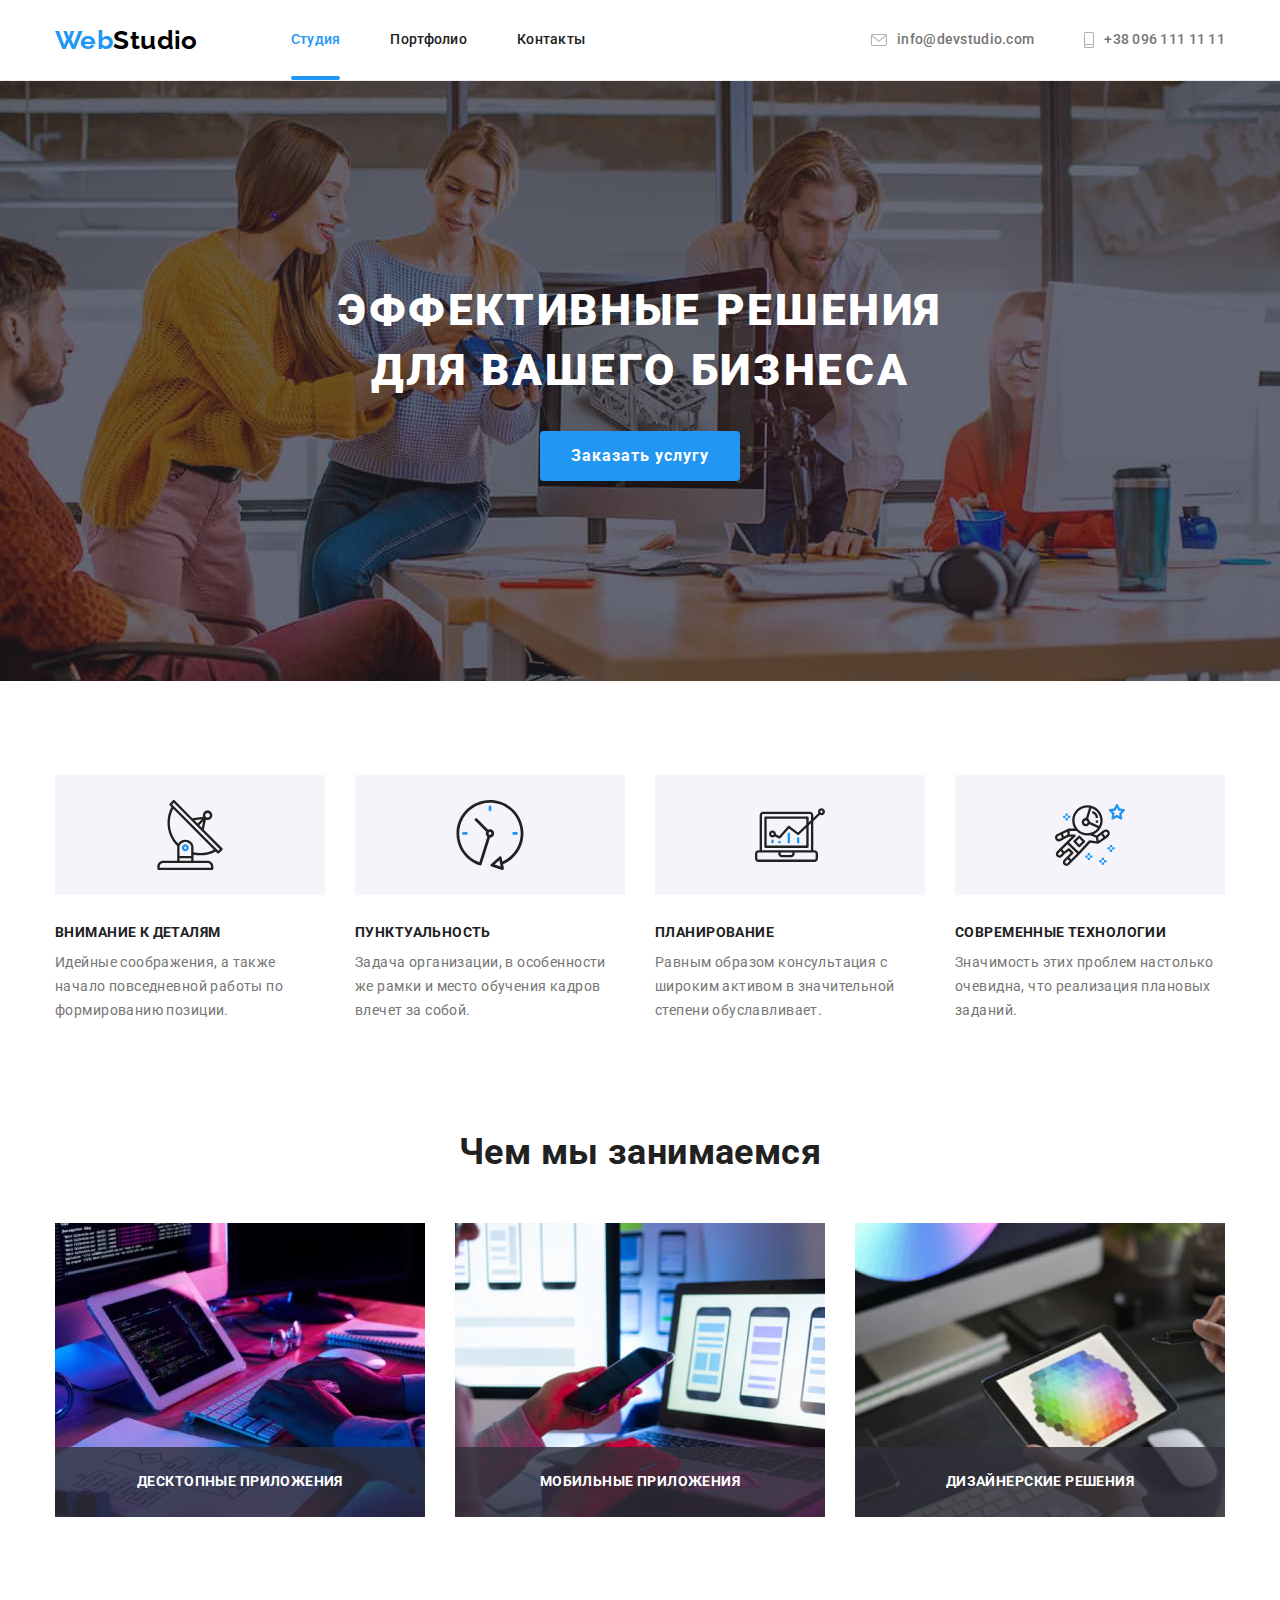
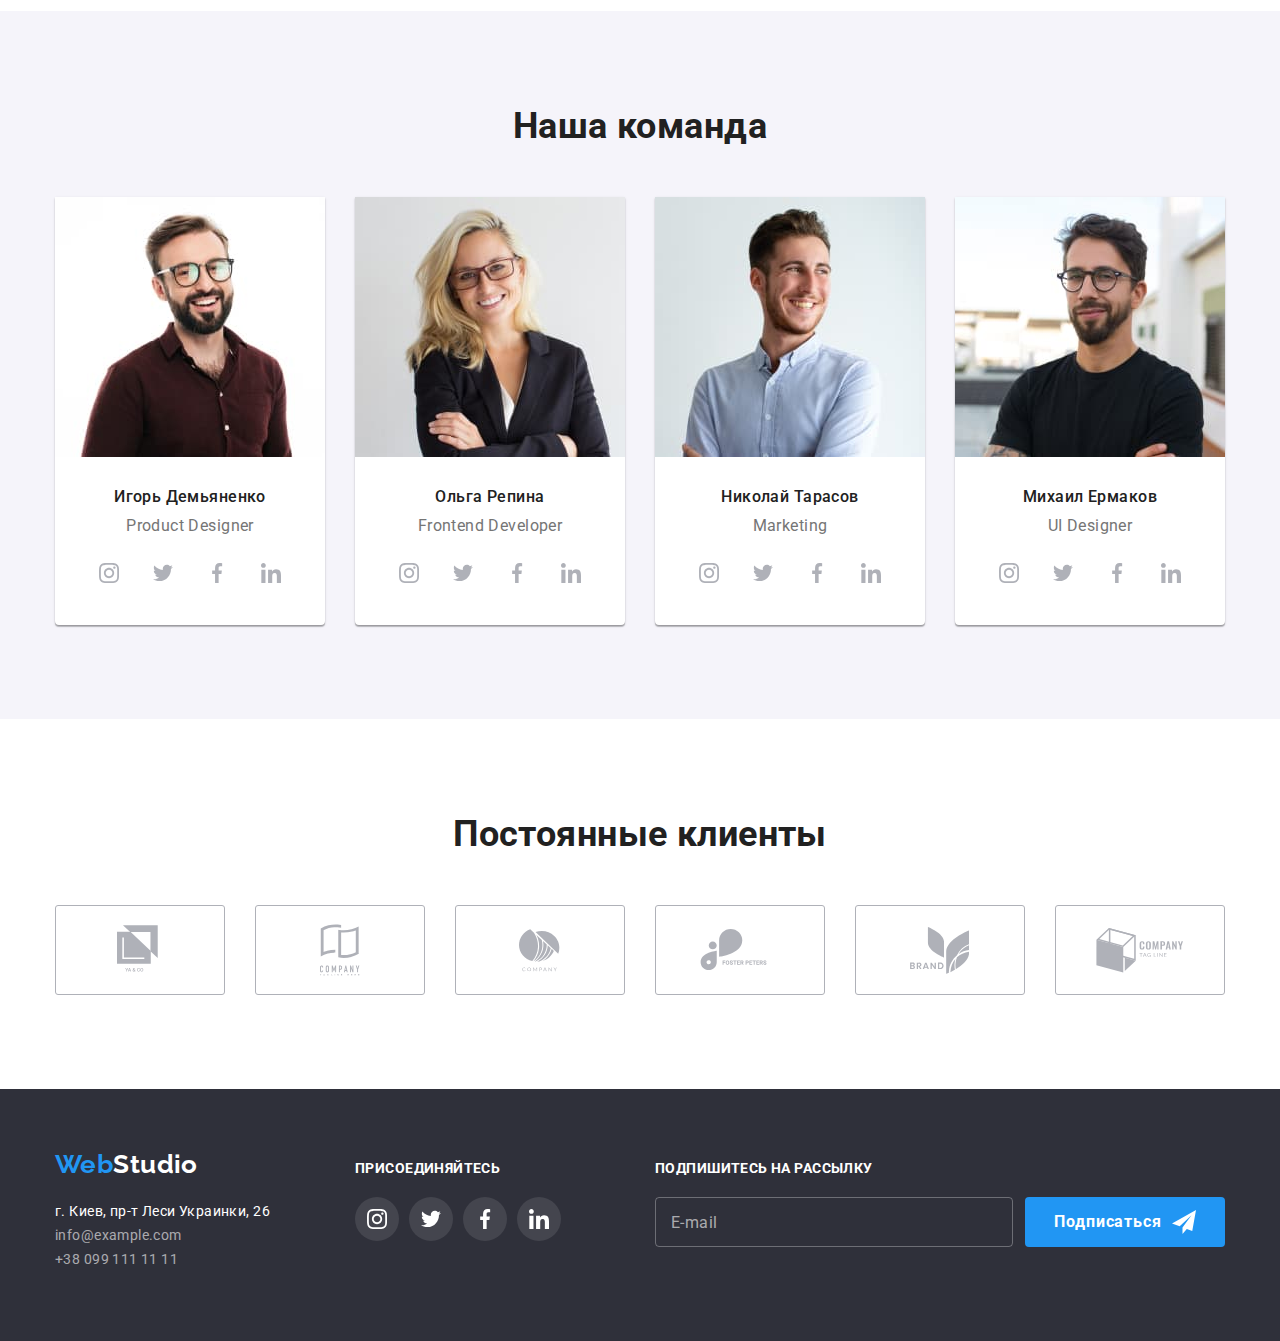
<file: index.html>
<!DOCTYPE html>
<html lang="ru">
  <head>
    <meta charset="UTF-8" />
    <meta http-equiv="X-UA-Compatible" content="IE=edge" />
    <meta name="viewport" content="width=device-width, initial-scale=1.0" />

    <title>Студия</title>
    <link rel="stylesheet" href="https://cdnjs.cloudflare.com/ajax/libs/modern-normalize/1.0.0/modern-normalize.min.css" />
    <link rel="preconnect" href="https://fonts.gstatic.com" />
    <link
      href="https://fonts.googleapis.com/css2?family=Raleway:wght@700&family=Roboto:wght@400;500;700;900&display=swap"
      rel="stylesheet"
    />
    <link rel="stylesheet" href="./css/main.min.css" />
  </head>
  <body>
    <header class="page-header" data-header>
      <div class="container">
        <a href="./" class="link logo page-header__logo hidden-itm show-itm" data-logo><span class="logo--color">Web</span>Studio</a>
        <button type="button" class="close-btn hidden-itm" data-btn-close data-menu-close aria-label="кнопка закрыть окно">
          <svg class="close-btn__icon" width="40" height="40">
            <use href="./images/icons.svg#icon-close"></use>
          </svg>
        </button>
        <nav class="nav hidden-itm" data-nav>
          <ul class="list site-nav">
            <li class="site-nav__item current"><a href="./" class="link site-nav__link">Студия</a></li>
            <li class="site-nav__item"><a href="./portfolio.html" class="link site-nav__link">Портфолио</a></li>
            <li class="site-nav__item"><a href="" class="link site-nav__link">Контакты</a></li>
          </ul>
        </nav>
        <ul class="list address hidden-itm" data-address>
          <li class="address__item">
            <a href="mailto:info@devstudio.com" class="link address__link address__mail">
              <svg class="address__icon" width="16" height="12">
                <use href="./images/icons.svg#icon-envelope"></use>
              </svg>
              <span>info@devstudio.com</span>
            </a>
          </li>
          <li class="address-item">
            <a href="tel:+380961111111" class="link address__link address__tel">
              <svg class="address__icon" width="10" height="16">
                <use href="./images/icons.svg#icon-smartphone"></use>
              </svg>
              <span>+38 096 111 11 11</span>
            </a>
          </li>
        </ul>
        <ul class="list page-header__soc hidden-itm" data-soc>
         <li class="page-header__item">
           <a href="" class="link page-header__link">Instagram</a>
         </li>
         <li class="page-header__item">
           <a href="" class="link page-header__link">Twitter</a>
         </li>
         <li class="page-header__item">
           <a href="" class="link page-header__link">Facebook</a>
         </li>
         <li class="page-header__item">
           <a href="" class="link page-header__link">LinkedIn</a>
         </li>
        </ul>
          
        <button type="button" class="page-header__btn hidden-itm show-itm" data-btn-menu data-menu-open aria-label="кнопка открыть окно меню">
          <svg class="page-header__icon" width="40" height="40">
            <use href="./images/icons.svg#icon-menu"></use>
          </svg>
        </button>
      </div>
    </header>

    <main>
      <!-- Герой -->
      <section class="hero">
        <div class="hero__overlay">
          <div class="container">
            <div class="hero__content">
              <h1 class="hero__title">Эффективные решения для вашего бизнеса</h1>
              <button type="button" class="btn" data-modal-open>Заказать услугу</button>
            </div>
          </div>
        </div>
      </section>

      <!-- Особенности -->
      <section class="section features">
        <div class="container">
          <h2 class="text-hidden">Особенности</h2>
          <ul class="list grid">
            <li class="features__item grid__item">
              <div class="features__blok">
                <svg width="70" height="70">
                  <use href="./images/icons.svg#icon-antenna"></use>
                </svg>
              </div>
              <h3 class="features__title">Внимание к деталям</h3>
              <p class="features__text">Идейные соображения, а также начало повседневной работы по формированию позиции.</p>
            </li>
            <li class="features__item grid__item">
              <div class="features__blok">
                <svg width="70" height="70">
                  <use href="./images/icons.svg#icon-clock"></use>
                </svg>
              </div>
              <h3 class="features__title">Пунктуальность</h3>
              <p class="features__text">Задача организации, в особенности же рамки и место обучения кадров влечет за собой.</p>
            </li>
            <li class="features__item grid__item">
              <div class="features__blok">
                <svg width="70" height="70">
                  <use href="./images/icons.svg#icon-diagram"></use>
                </svg>
              </div>
              <h3 class="features__title">Планирование</h3>
              <p class="features__text">Равным образом консультация с широким активом в значительной степени обуславливает.</p>
            </li>
            <li class="features__item grid__item">
              <div class="features__blok">
                <svg width="70" height="70">
                  <use href="./images/icons.svg#icon-astronaut"></use>
                </svg>
              </div>
              <h3 class="features__title">Современные технологии</h3>
              <p class="features__text">Значимость этих проблем настолько очевидна, что реализация плановых заданий.</p>
            </li>
          </ul>
        </div>
      </section>

      <!-- Деятельность -->
      <section class="section operation">
        <div class="container">
          <h2 class="title">Чем мы занимаемся</h2>
          <ul class="list grid">
            <li class="operation__item grid__item">
              <div class="operation__blok">
                <img srcset="./images/about/box1.jpg 1x, ./images/about/box1@2.jpg 2x" src="./images/about/box1.jpg" alt="Компьютер." width="370" height="294" />
                <p class="operation__caption">Десктопные приложения</p>
              </div>
            </li>
            <li class="operation__item grid__item">
              <div class="operation__blok">
                <img srcset="./images/about/box2.jpg 1x, ./images/about/box2@2.jpg 2x" src="./images/about/box2.jpg" alt="Смартфон" width="370" height="294" />
                <p class="operation__caption">Мобильные приложения</p>
              </div>
            </li>
            <li class="operation__item grid__item">
              <div class="operation__blok">
                <img srcset="./images/about/box3.jpg 1x, ./images/about/box3@2.jpg 2x" src="./images/about/box3.jpg" alt="Дизайн" width="370" height="294" />
                <p class="operation__caption">Дизайнерские решения</p>
              </div>
            </li>
          </ul>
        </div>
      </section>

      <!-- Наша команда -->
      <section class="section team">
        <div class="container">
          <h2 class="title">Наша команда</h2>
          <ul class="list grid">
            <li class="team__item grid__item">
              <img srcset="./images/photo/img1.jpg 1x, ./images/photo/img1@2.jpg 2x" src="./images/photo/img1.jpg" class="team__img" alt="Дизайнер продукта" />
              <h3 class="team__name">Игорь Демьяненко</h3>
              <p class="team__text">Product Designer</p>
              <ul class="team-social__list list">
                <li>
                  <a href="" class="team-social__link">
                    <svg class="team-social__icon" width="20" height="20">
                      <use href="./images/icons.svg#icon-instagram"></use>
                    </svg>
                  </a>
                </li>
                <li>
                  <a href="" class="team-social__link">
                    <svg class="team-social__icon" width="20" height="20">
                      <use href="./images/icons.svg#icon-twitter"></use>
                    </svg>
                  </a>
                </li>
                <li>
                  <a href="" class="team-social__link">
                    <svg class="team-social__icon" width="20" height="20">
                      <use href="./images/icons.svg#icon-facebook"></use>
                    </svg>
                  </a>
                </li>
                <li>
                  <a href="" class="team-social__link">
                    <svg class="team-social__icon" width="20" height="20">
                      <use href="./images/icons.svg#icon-linkedin"></use>
                    </svg>
                  </a>
                </li>
              </ul>
            </li>
            <li class="team__item grid__item">
              <img srcset="./images/photo/img2.jpg 1x, ./images/photo/img2@2.jpg 2x" src="./images/photo/img2.jpg" class="team__img" alt="Разработчик" />
              <h3 class="team__name">Ольга Репина</h3>
              <p class="team__text">Frontend Developer</p>
              <ul class="team-social__list list">
                <li>
                  <a href="" class="team-social__link">
                    <svg class="team-social__icon" width="20" height="20">
                      <use href="./images/icons.svg#icon-instagram"></use>
                    </svg>
                  </a>
                </li>
                <li>
                  <a href="" class="team-social__link">
                    <svg class="team-social__icon" width="20" height="20">
                      <use href="./images/icons.svg#icon-twitter"></use>
                    </svg>
                  </a>
                </li>
                <li>
                  <a href="" class="team-social__link">
                    <svg class="team-social__icon" width="20" height="20">
                      <use href="./images/icons.svg#icon-facebook"></use>
                    </svg>
                  </a>
                </li>
                <li>
                  <a href="" class="team-social__link">
                    <svg class="team-social__icon" width="20" height="20">
                      <use href="./images/icons.svg#icon-linkedin"></use>
                    </svg>
                  </a>
                </li>
              </ul>
            </li>
            <li class="team__item grid__item">
              <img srcset="./images/photo/img3.jpg 1x, ./images/photo/img3@2.jpg 2x" src="./images/photo/img3.jpg" class="team__img" alt="Маркетолог" />
              <h3 class="team__name">Николай Тарасов</h3>
              <p class="team__text">Marketing</p>
              <ul class="team-social__list list">
                <li>
                  <a href="" class="team-social__link">
                    <svg class="team-social__icon" width="20" height="20">
                      <use href="./images/icons.svg#icon-instagram"></use>
                    </svg>
                  </a>
                </li>
                <li>
                  <a href="" class="team-social__link">
                    <svg class="team-social__icon" width="20" height="20">
                      <use href="./images/icons.svg#icon-twitter"></use>
                    </svg>
                  </a>
                </li>
                <li>
                  <a href="" class="team-social__link">
                    <svg class="team-social__icon" width="20" height="20">
                      <use href="./images/icons.svg#icon-facebook"></use>
                    </svg>
                  </a>
                </li>
                <li>
                  <a href="" class="team-social__link">
                    <svg class="team-social__icon" width="20" height="20">
                      <use href="./images/icons.svg#icon-linkedin"></use>
                    </svg>
                  </a>
                </li>
              </ul>
            </li>
            <li class="team__item grid__item">
              <img srcset="./images/photo/img4.jpg 1x, ./images/photo/img4@2.jpg 2x" src="./images/photo/img4.jpg" class="team__img" alt="Конструктор пользовательского интерфейса" />
              <h3 class="team__name">Михаил Ермаков</h3>
              <p class="team__text">UI Designer</p>
              <ul class="team-social__list list">
                <li>
                  <a href="" class="team-social__link">
                    <svg class="team-social__icon" width="20" height="20">
                      <use href="./images/icons.svg#icon-instagram"></use>
                    </svg>
                  </a>
                </li>
                <li>
                  <a href="" class="team-social__link">
                    <svg class="team-social__icon" width="20" height="20">
                      <use href="./images/icons.svg#icon-twitter"></use>
                    </svg>
                  </a>
                </li>
                <li>
                  <a href="" class="team-social__link">
                    <svg class="team-social__icon" width="20" height="20">
                      <use href="./images/icons.svg#icon-facebook"></use>
                    </svg>
                  </a>
                </li>
                <li>
                  <a href="" class="team-social__link">
                    <svg class="team-social__icon" width="20" height="20">
                      <use href="./images/icons.svg#icon-linkedin"></use>
                    </svg>
                  </a>
                </li>
              </ul>
            </li>
          </ul>
        </div>
      </section>
    </main>

    <section class="section client">
      <div class="container">
        <h2 class="title">Постоянные клиенты</h2>
        <ul class="list grid">
          <li class="client__item grid__item">
            <a href="" class="link client__link">
              <svg class="client__icon" width="45" height="50">
                <use href="./images/icons.svg#icon-logo1"></use>
              </svg>
            </a>
          </li>
          <li class="client__item grid__item">
            <a href="" class="link client__link">
              <svg class="client__icon" width="40" height="52">
                <use href="./images/icons.svg#icon-logo2"></use>
              </svg>
            </a>
          </li>
          <li class="client__item grid__item">
            <a href="" class="link client__link">
              <svg class="client__icon" width="41" height="43">
                <use href="./images/icons.svg#icon-logo3"></use>
              </svg>
            </a>
          </li>
          <li class="client__item grid__item">
            <a href="" class="link client__link">
              <svg class="client__icon" width="80" height="42">
                <use href="./images/icons.svg#icon-logo4"></use>
              </svg>
            </a>
          </li>
          <li class="client__item grid__item">
            <a href="" class="link client__link">
              <svg class="client__icon" width="59" height="47">
                <use href="./images/icons.svg#icon-logo5"></use>
              </svg>
            </a>
          </li>
          <li class="client__item grid__item">
            <a href="" class="link client__link">
              <svg class="client__icon" width="88" height="45">
                <use href="./images/icons.svg#icon-logo6"></use>
              </svg>
            </a>
          </li>
        </ul>
      </div>
    </section>

    <footer class="page-footer">
      <div class="container">
        <div class="requisites">
          <a href="./" class="link logo page-footer__logo"><span class="logo--color">Web</span>Studio</a>
          <address>
            <ul class="list">
              <li>
                <a href="https://goo.gl/maps/fyFfX9XR5Mxzys699" class="link requisites__link" target="_blank" rel="noreferrer noopener"
                  >г. Киев, пр-т Леси Украинки, 26
                </a>
              </li>
              <li><a href="mailto:info@example.com" class="link contacts-link">info@example.com</a></li>
              <li><a href="tel:+380991111111" class="link contacts-link">+38 099 111 11 11</a></li>
            </ul>
          </address>
        </div>

        <div class="social">
          <p class="page-footer__title">присоединяйтесь</p>
          <ul class="social__list list">
            <li class="social__item">
              <a href="" class="social__link">
                <svg class="social__icon" width="20" height="20">
                  <use href="./images/icons.svg#icon-instagram"></use>
                </svg>
              </a>
            </li>
            <li class="social__item">
              <a href="" class="social__link">
                <svg class="social__icon" width="20" height="20">
                  <use href="./images/icons.svg#icon-twitter"></use>
                </svg>
              </a>
            </li>
            <li class="social__item">
              <a href="" class="social__link">
                <svg class="social__icon" width="20" height="20">
                  <use href="./images/icons.svg#icon-facebook"></use>
                </svg>
              </a>
            </li>
            <li class="social__item">
              <a href="" class="social__link">
                <svg class="social__icon" width="20" height="20">
                  <use href="./images/icons.svg#icon-linkedin"></use>
                </svg>
              </a>
            </li>
          </ul>
        </div>

        <div class="mailing__blok">
          <p class="page-footer__title">Подпишитесь на рассылку</p>
          <form class="mailing__form">
            <input type="email" class="filed-mail" name="mailing_mail" placeholder="E-mail" required />
            <button type="submit" class="btn">
              <span>Подписаться</span>
              <svg class="mailing__icon" width="24" height="24">
                <use href="./images/icons.svg#icon-send"></use>
              </svg>
            </button>
          </form>
        </div>
      </div>
    </footer>

    <!-- modal window -->
    <div class="backdrop is-hidden" data-modal>
      <div class="order-modal">
        <button type="button" class="close-btn" data-modal-close aria-label="кнопка закрыть окно">
          <svg class="close-btn__icon" width="18" height="18">
            <use href="./images/icons.svg#icon-close"></use>
          </svg>
        </button>
        <form class="user-data-form">
          <p class="order-modal__title">Оставьте свои данные, мы вам перезвоним</p>
          <div class="order-modal__filed">
            <label for="user_name">Имя</label>
            <input type="text" id="user_name" name="user_name" />
            <svg class="order-modal__icon" width="18" height="18">
              <use href="./images/icons.svg#icon-person"></use>
            </svg>
          </div>

          <div class="order-modal__filed">
            <label for="user_tel">Телефон</label>
            <input type="tel" id="user_tel" name="user_tel" required />
            <svg class="order-modal__icon" width="18" height="18">
              <use href="./images/icons.svg#icon-phone"></use>
            </svg>
          </div>

          <div class="order-modal__filed">
            <label for="user_mail">Почта</label>
            <input type="email" id="user_mail" name="user_mail" />
            <svg class="order-modal__icon" width="18" height="18">
              <use href="./images/icons.svg#icon-email"></use>
            </svg>
          </div>

          <div class="order-modal__filed">
            <label for="comment">Комментарий</label>
            <textarea class="order-modal__comment" name="comment" placeholder="Введите текст" id="comment" cols="" rows="5"></textarea>
          </div>

          <div class="order-modal__check">
            <label>
              <input type="checkbox" class="order-modal_checkbox" name="pact" />
              <span class="check-icon"></span>
              Соглашаюсь с рассылкой и принимаю <a href="javascript:void(0)" class="accord">Условия договора</a>
            </label>
          </div>

          <button type="submit" class="btn">Отправить</button>
        </form>
      </div>
    </div>

    <script src="./js/modal.js"></script>
    <script src="./js/mobile-menu.js"></script>
    <script src="./js/submit-user-data.js"></script>
  </body>
</html>
</file>
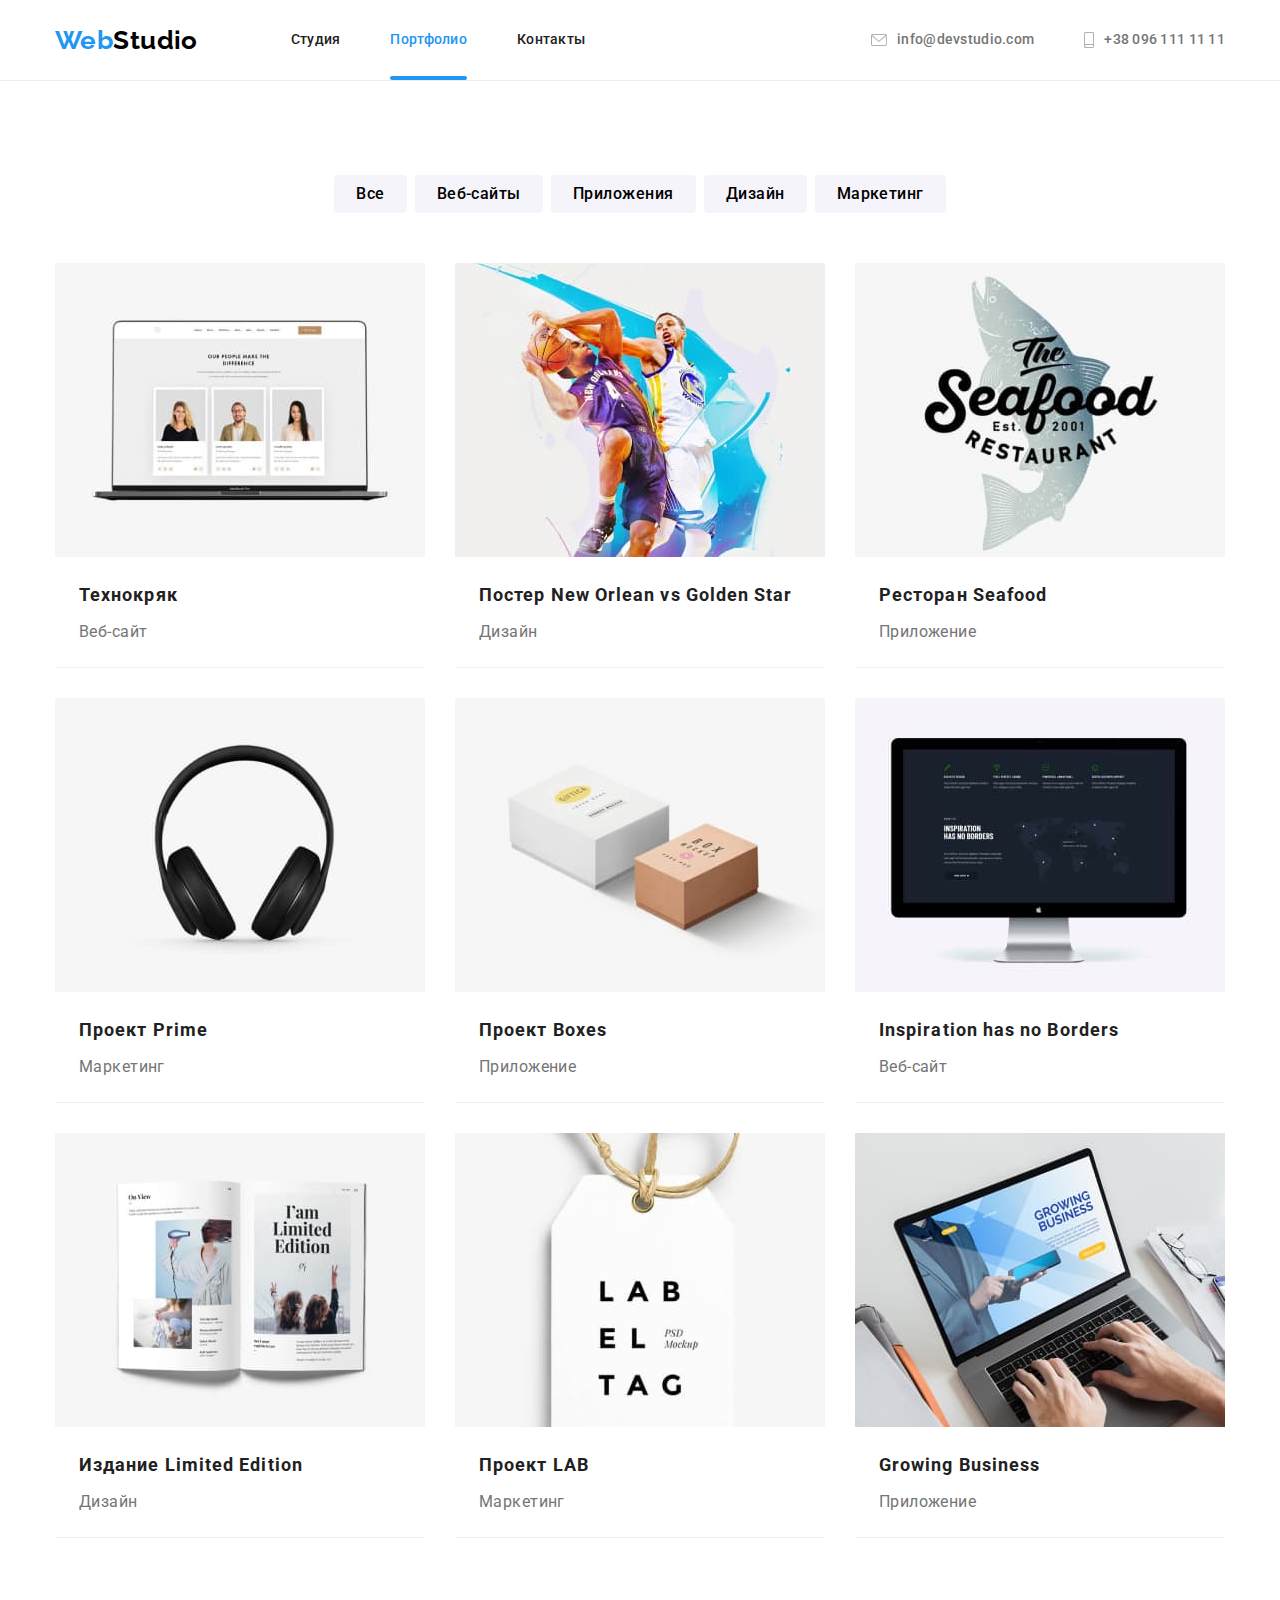
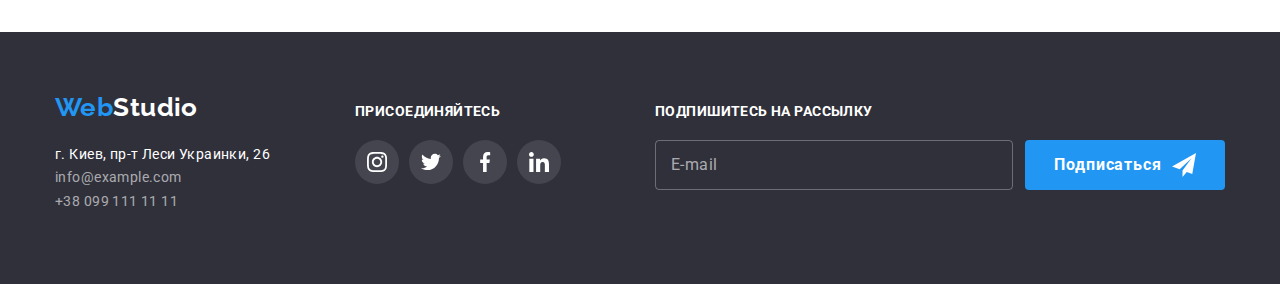
<file: portfolio.html>
<!DOCTYPE html>
<html lang="ru">
  <head>
    <meta charset="UTF-8" />
    <meta http-equiv="X-UA-Compatible" content="IE=edge" />
    <meta name="viewport" content="width=device-width, initial-scale=1.0" />
    <title>Портфолио</title>
    <link rel="stylesheet" href="https://cdnjs.cloudflare.com/ajax/libs/modern-normalize/1.0.0/modern-normalize.min.css" />
    <link rel="preconnect" href="https://fonts.gstatic.com" />
    <link
      href="https://fonts.googleapis.com/css2?family=Raleway:wght@700&family=Roboto:wght@400;500;700;900&display=swap"
      rel="stylesheet"
    />
    <link rel="stylesheet" href="./css/main.min.css" />
  </head>
  <body>
    <header class="page-header" data-header>
      <div class="container">
        <a href="./" class="link logo page-header__logo hidden-itm show-itm" data-logo><span class="logo--color">Web</span>Studio</a>
        <button type="button" class="close-btn hidden-itm" data-btn-close data-menu-close aria-label="кнопка закрыть окно">
          <svg class="close-btn__icon" width="40" height="40">
            <use href="./images/icons.svg#icon-close"></use>
          </svg>
        </button>
        <nav class="nav hidden-itm" data-nav>
          <ul class="list site-nav">
            <li class="site-nav__item"><a href="./" class="link site-nav__link">Студия</a></li>
            <li class="site-nav__item current "><a href="./portfolio.html" class="link site-nav__link">Портфолио</a></li>
            <li class="site-nav__item"><a href="" class="link site-nav__link">Контакты</a></li>
          </ul>
        </nav>
        <ul class="list address hidden-itm" data-address>
          <li class="address__item">
            <a href="mailto:info@devstudio.com" class="link address__link address__mail">
              <svg class="address__icon" width="16" height="12">
                <use href="./images/icons.svg#icon-envelope"></use>
              </svg>
              <span>info@devstudio.com</span>
            </a>
          </li>
          <li class="address-item">
            <a href="tel:+380961111111" class="link address__link address__tel">
              <svg class="address__icon" width="10" height="16">
                <use href="./images/icons.svg#icon-smartphone"></use>
              </svg>
              <span>+38 096 111 11 11</span>
            </a>
          </li>
        </ul>
        <ul class="list page-header__soc hidden-itm" data-soc>
         <li class="page-header__item">
           <a href="" class="link page-header__link">Instagram</a>
         </li>
         <li class="page-header__item">
           <a href="" class="link page-header__link">Twitter</a>
         </li>
         <li class="page-header__item">
           <a href="" class="link page-header__link">Facebook</a>
         </li>
         <li class="page-header__item">
           <a href="" class="link page-header__link">LinkedIn</a>
         </li>
        </ul>
          
        <button type="button" class="page-header__btn hidden-itm show-itm" data-btn-menu data-menu-open aria-label="кнопка открыть окно меню">
          <svg class="page-header__icon" width="40" height="40">
            <use href="./images/icons.svg#icon-menu"></use>
          </svg>
        </button>
      </div>
    </header>

    <main>
      <section class="section">
        <div class="container">
          <h1 class="text-hidden">Проекты</h1>
          <ul class="list buttons-block">
            <li><button type="button" class="button current-btn">Все</button></li>
            <li><button type="button" class="button">Веб-сайты</button></li>
            <li><button type="button" class="button">Приложения</button></li>
            <li><button type="button" class="button">Дизайн</button></li>
            <li><button type="button" class="button">Маркетинг</button></li>
          </ul>
          <ul class="list grid">
            <li class="project__item grid__item">
              <a href="javascript:void(0)" class="project__link link show-overlay">
                <div class="project__face">
                  <img srcset="./images/projects/img1.jpg 1x, ./images/projects/img1@2.jpg 2x" src="./images/projects/img1.jpg" alt="оформление проекта" width="370" height="294" />
                  <p class="project__overlay">
                    Технокряк это современная площадка распространения коронавируса. Компании используют эту платформу для цифрового
                    шпионажа и атак на защищённые сервера конкурентов.
                  </p>
                </div>
                <div class="project__text">
                  <h2 class="project__name">Технокряк</h2>
                  <p class="project__caption">Веб-сайт</p>
                </div>
              </a>
            </li>
            <li class="project__item grid__item">
              <a href="javascript:void(0)" class="project__link link show-overlay">
                <div class="project__face">
                  <img srcset="./images/projects/img2.jpg 1x, ./images/projects/img2@2.jpg 2x" src="./images/projects/img2.jpg" alt="оформление проекта" width="370" height="294" />
                  <p class="project__overlay">
                    Технокряк это современная площадка распространения коронавируса. Компании используют эту платформу для цифрового
                    шпионажа и атак на защищённые сервера конкурентов.
                  </p>
                </div>
                <div class="project__text">
                  <h2 class="project__name">Постер New Orlean vs Golden Star</h2>
                  <p class="project__caption">Дизайн</p>
                </div>
              </a>
            </li>
            <li class="project__item grid__item">
              <a href="javascript:void(0)" class="project__link link show-overlay">
                <div class="project__face">
                  <img srcset="./images/projects/img3.jpg 1x, ./images/projects/img3@2.jpg 2x" src="./images/projects/img3.jpg" alt="оформление проекта" width="370" height="294" />
                  <p class="project__overlay">
                    Технокряк это современная площадка распространения коронавируса. Компании используют эту платформу для цифрового
                    шпионажа и атак на защищённые сервера конкурентов.
                  </p>
                </div>
                <div class="project__text">
                  <h2 class="project__name">Ресторан Seafood</h2>
                  <p class="project__caption">Приложение</p>
                </div>
              </a>
            </li>
            <li class="project__item grid__item">
              <a href="javascript:void(0)" class="project__link link show-overlay">
                <div class="project__face">
                  <img srcset="./images/projects/img4.jpg 1x, ./images/projects/img4@2.jpg 2x" src="./images/projects/img4.jpg" alt="оформление проекта" width="370" height="294" />
                  <p class="project__overlay">
                    Технокряк это современная площадка распространения коронавируса. Компании используют эту платформу для цифрового
                    шпионажа и атак на защищённые сервера конкурентов.
                  </p>
                </div>
                <div class="project__text">
                  <h2 class="project__name">Проект Prime</h2>
                  <p class="project__caption">Маркетинг</p>
                </div>
              </a>
            </li>
            <li class="project__item grid__item">
              <a href="javascript:void(0)" class="project__link link show-overlay">
                <div class="project__face">
                  <img srcset="./images/projects/img5.jpg 1x, ./images/projects/img5@2.jpg 2x" src="./images/projects/img5.jpg" alt="оформление проекта" width="370" height="294" />
                  <p class="project__overlay">
                    Технокряк это современная площадка распространения коронавируса. Компании используют эту платформу для цифрового
                    шпионажа и атак на защищённые сервера конкурентов.
                  </p>
                </div>
                <div class="project__text">
                  <h2 class="project__name">Проект Boxes</h2>
                  <p class="project__caption">Приложение</p>
                </div>
              </a>
            </li>
            <li class="project__item grid__item">
              <a href="javascript:void(0)" class="project__link link show-overlay">
                <div class="project__face">
                  <img srcset="./images/projects/img6.jpg 1x, ./images/projects/img6@2.jpg 2x" src="./images/projects/img6.jpg" alt="оформление проекта" width="370" height="294" />
                  <p class="project__overlay">
                    Технокряк это современная площадка распространения коронавируса. Компании используют эту платформу для цифрового
                    шпионажа и атак на защищённые сервера конкурентов.
                  </p>
                </div>
                <div class="project__text">
                  <h2 class="project__name">Inspiration has no Borders</h2>
                  <p class="project__caption">Веб-сайт</p>
                </div>
              </a>
            </li>
            <li class="project__item grid__item">
              <a href="javascript:void(0)" class="project__link link show-overlay">
                <div class="project__face">
                  <img srcset="./images/projects/img7.jpg 1x, ./images/projects/img7@2.jpg 2x" src="./images/projects/img7.jpg" alt="оформление проекта" width="370" height="294" />
                  <p class="project__overlay">
                    Технокряк это современная площадка распространения коронавируса. Компании используют эту платформу для цифрового
                    шпионажа и атак на защищённые сервера конкурентов.
                  </p>
                </div>
                <div class="project__text">
                  <h2 class="project__name">Издание Limited Edition</h2>
                  <p class="project__caption">Дизайн</p>
                </div>
              </a>
            </li>
            <li class="project__item grid__item">
              <a href="javascript:void(0)" class="project__link link show-overlay">
                <div class="project__face">
                  <img srcset="./images/projects/img8.jpg 1x, ./images/projects/img8@2.jpg 2x" src="./images/projects/img8.jpg" alt="оформление проекта" width="370" height="294" />
                  <p class="project__overlay">
                    Технокряк это современная площадка распространения коронавируса. Компании используют эту платформу для цифрового
                    шпионажа и атак на защищённые сервера конкурентов.
                  </p>
                </div>
                <div class="project__text">
                  <h2 class="project__name">Проект LAB</h2>
                  <p class="project__caption">Маркетинг</p>
                </div>
              </a>
            </li>
            <li class="project__item grid__item">
              <a href="javascript:void(0)" class="project__link link show-overlay">
                <div class="project__face">
                  <img srcset="./images/projects/img9.jpg 1x, ./images/projects/img9@2.jpg 2x" src="./images/projects/img9.jpg" alt="оформление проекта" width="370" height="294" />
                  <p class="project__overlay">
                    Технокряк это современная площадка распространения коронавируса. Компании используют эту платформу для цифрового
                    шпионажа и атак на защищённые сервера конкурентов.
                  </p>
                </div>
                <div class="project__text">
                  <h2 class="project__name">Growing Business</h2>
                  <p class="project__caption">Приложение</p>
                </div>
              </a>
            </li>
          </ul>
        </div>
      </section>
    </main>

    <footer class="page-footer">
      <div class="container">
        <div class="requisites">
          <a href="./" class="link logo page-footer__logo"><span class="logo--color">Web</span>Studio</a>
          <address>
            <ul class="list">
              <li>
                <a href="https://goo.gl/maps/fyFfX9XR5Mxzys699" class="link requisites__link" target="_blank" rel="noreferrer noopener"
                  >г. Киев, пр-т Леси Украинки, 26
                </a>
              </li>
              <li><a href="mailto:info@example.com" class="link contacts-link">info@example.com</a></li>
              <li><a href="tel:+380991111111" class="link contacts-link">+38 099 111 11 11</a></li>
            </ul>
          </address>
        </div>

        <div class="social">
          <p class="page-footer__title">присоединяйтесь</p>
          <ul class="social__list list">
            <li class="social__item">
              <a href="" class="social__link">
                <svg class="social__icon" width="20" height="20">
                  <use href="./images/icons.svg#icon-instagram"></use>
                </svg>
              </a>
            </li>
            <li class="social__item">
              <a href="" class="social__link">
                <svg class="social__icon" width="20" height="20">
                  <use href="./images/icons.svg#icon-twitter"></use>
                </svg>
              </a>
            </li>
            <li class="social__item">
              <a href="" class="social__link">
                <svg class="social__icon" width="20" height="20">
                  <use href="./images/icons.svg#icon-facebook"></use>
                </svg>
              </a>
            </li>
            <li class="social__item">
              <a href="" class="social__link">
                <svg class="social__icon" width="20" height="20">
                  <use href="./images/icons.svg#icon-linkedin"></use>
                </svg>
              </a>
            </li>
          </ul>
        </div>

        <div class="mailing__blok">
          <p class="page-footer__title">Подпишитесь на рассылку</p>
          <form class="mailing__form">
            <input type="email" class="filed-mail" name="mailing_mail" placeholder="E-mail" required />
            <button type="submit" class="btn">
              <span>Подписаться</span>
              <svg class="mailing__icon" width="24" height="24">
                <use href="./images/icons.svg#icon-send"></use>
              </svg>
            </button>
          </form>
        </div>
      </div>
    </footer>
    <script src="./js/mobile-menu.js"></script>
  </body>
</html>
</file>
<file: css/main.min.css>
:root{--grid-item: 1;--timing-function: cubic-bezier(0.4, 0, 0.2, 1)}h1,h2,h3,h4,h5,h6,p{margin-top:0}img{display:block;max-width:100%;height:auto}body{font-family:Roboto,sans-serif;font-size:14px;background-color:white;color:#212121;letter-spacing:0.03em}textarea{resize:none}.link{font-style:normal;text-decoration:none}.list{list-style:none;margin:0;padding:0}.container{min-width:320px;padding:0 15px;margin-left:auto;margin-right:auto}@media screen and (min-width: 768px){.container{width:100%}}@media screen and (min-width: 1200px){.container{max-width:1200px}}.section{padding:94px 0}.title{font-weight:700;font-size:36px;line-height:1.17;text-align:center;margin-bottom:50px}.text-hidden{position:absolute !important;clip:rect(1px 1px 1px 1px);clip:rect(1px, 1px, 1px, 1px);padding:0 !important;border:0 !important;height:1px !important;width:1px !important;overflow:hidden}.logo{font-family:Raleway;font-weight:700;font-size:26px;line-height:1.19}.logo--color{color:#2196f3}.grid{display:-webkit-box;display:-ms-flexbox;display:flex;-ms-flex-wrap:wrap;flex-wrap:wrap;margin-left:-30px;margin-top:-30px}.grid__item{-ms-flex-preferred-size:calc((100% - 30px * var(--grid-item)) / var(--grid-item));flex-basis:calc((100% - 30px * var(--grid-item)) / var(--grid-item));margin-left:30px;margin-top:30px}.btn{width:200px;font-family:inherit;font-weight:700;font-size:16px;line-height:1.87;-webkit-box-align:center;-ms-flex-align:center;align-items:center;letter-spacing:0.06em;color:white;padding:10px;background:#2196f3;border-radius:4px;border:none;-webkit-transition-property:background-color, cursor;transition-property:background-color, cursor;-webkit-transition-duration:250ms;transition-duration:250ms;-webkit-transition-timing-function:var(--timing-function);transition-timing-function:var(--timing-function)}.btn:hover{background-color:#188ce8;cursor:pointer}.page-header{border-bottom:1px solid #ececec}@media screen and (min-width: 769px){.page-header{display:-webkit-box;display:-ms-flexbox;display:flex}.page-header .container{height:80px;-webkit-box-pack:start;-ms-flex-pack:start;justify-content:flex-start}}@media screen and (min-width: 660px) and (max-width: 1200px){.page-header .container{height:80px;-webkit-box-pack:justify;-ms-flex-pack:justify;justify-content:space-between}}@media screen and (max-width: 660px){.page-header .container{height:60px;-webkit-box-pack:justify;-ms-flex-pack:justify;justify-content:space-between}}.page-header .container{display:-webkit-box;display:-ms-flexbox;display:flex;-webkit-box-align:center;-ms-flex-align:center;align-items:center}.page-header__logo{color:black}@media screen and (min-width: 660px){.page-header .close-btn{opacity:0;pointer-events:none;display:none}}@media screen and (max-width: 660px){.nav{opacity:0;pointer-events:none;display:none}}.site-nav{display:-webkit-box;display:-ms-flexbox;display:flex;-webkit-box-align:center;-ms-flex-align:center;align-items:center;height:80px}@media screen and (min-width: 769px){.site-nav{margin-left:93px}}.site-nav .site-nav__item:not(:last-child){margin-right:50px}.site-nav__link{display:block;padding-top:7px;padding-bottom:7px;font-weight:500;line-height:1.14;letter-spacing:0.02em;color:inherit;-webkit-transition-property:color;transition-property:color;-webkit-transition-duration:250ms;transition-duration:250ms;-webkit-transition-timing-function:var(--timing-function);transition-timing-function:var(--timing-function)}.site-nav__link:hover,.site-nav__link:focus{color:#2196f3}.current{display:-webkit-box;display:-ms-flexbox;display:flex;-webkit-box-orient:vertical;-webkit-box-direction:normal;-ms-flex-direction:column;flex-direction:column;-webkit-box-pack:center;-ms-flex-pack:center;justify-content:center;position:relative;color:#2196f3;height:100%}.current::after{content:'';position:absolute;bottom:0;height:4px;width:100%;border:solid 2px #2196f3;border-radius:2px}.address{display:-webkit-box;display:-ms-flexbox;display:flex}@media screen and (max-width: 660px){.address{opacity:0;pointer-events:none;display:none}}@media screen and (min-width: 660px) and (max-width: 1200px){.address{-webkit-box-orient:vertical;-webkit-box-direction:normal;-ms-flex-direction:column;flex-direction:column;font-size:12px;line-height:1.16}}@media screen and (min-width: 769px){.address{margin-left:auto}.address .address__item:not(:last-child){margin-right:50px}}.address__link{display:-webkit-box;display:-ms-flexbox;display:flex;-webkit-box-align:center;-ms-flex-align:center;align-items:center;padding-top:7px;padding-bottom:7px;color:#757575;font-weight:500;line-height:1.14;letter-spacing:0.02em;-webkit-transition-property:color;transition-property:color;-webkit-transition-duration:250ms;transition-duration:250ms;-webkit-transition-timing-function:var(--timing-function);transition-timing-function:var(--timing-function)}.address__link:hover,.address__link:focus{color:#2196f3}.address__icon{margin-right:10px;fill:#afb1b8;-webkit-transition-property:fill;transition-property:fill;-webkit-transition-duration:250ms;transition-duration:250ms;-webkit-transition-timing-function:var(--timing-function);transition-timing-function:var(--timing-function)}.address__link:hover .address__icon,.address__link:focus .address__icon{fill:#2196f3}.page-header__btn{display:none}@media screen and (max-width: 660px){.page-header__btn{display:block;border:none;background-color:transparent;padding-top:6px}}.page-header__btn:hover .page-header__icon,.page-header__btn:focus .page-header__icon{fill:#2196f3}@media screen and (max-width: 660px){.hidden-itm{opacity:0;pointer-events:none;display:none}.show-itm{opacity:1;pointer-events:visible;display:block}}@media screen and (min-width: 660px){.page-header__soc{opacity:0;pointer-events:none;display:none}}.show-header{position:fixed;z-index:50;top:0;left:0;width:100vw;height:100vh;background-color:#fff}.show-header .container{height:100%;padding-left:40px;padding-top:48px;padding-bottom:48px;-webkit-box-orient:vertical;-webkit-box-direction:normal;-ms-flex-direction:column;flex-direction:column;-webkit-box-align:start;-ms-flex-align:start;align-items:flex-start}.show-header .container .close-btn{border:none;margin-right:15px;margin-top:10px}.show-header .container .site-nav{-webkit-box-orient:vertical;-webkit-box-direction:normal;-ms-flex-direction:column;flex-direction:column;-webkit-box-align:start;-ms-flex-align:start;align-items:flex-start;font-weight:500;font-size:40px;line-height:1.17;letter-spacing:0.02em}.show-header .container .site-nav .current::after{display:none}.show-header .container .address{display:-webkit-box;display:-ms-flexbox;display:flex;-webkit-box-orient:vertical;-webkit-box-direction:reverse;-ms-flex-direction:column-reverse;flex-direction:column-reverse;margin-top:auto;margin-bottom:64px}.show-header .container .address__mail{margin-top:18px;font-weight:500;font-size:24px;line-height:1.16;letter-spacing:0.02em;color:#757575}.show-header .container .address__tel{font-weight:500;font-size:34px;line-height:1.8;letter-spacing:0.02em;color:#2196f3}.show-header .container .address__icon{display:none}.show-header .container .page-header__soc{display:-webkit-box;display:-ms-flexbox;display:flex}.show-header .container .page-header__soc>li:not(:last-child){padding-right:10px;border-right:1px solid rgba(33,33,33,0.3)}.show-header .container .page-header__soc>li:not(:first-child){padding-left:10px}.show-header .container .page-header__soc .page-header__link{font-weight:500;font-size:18px;line-height:1.22;letter-spacing:0.02em;color:#2196f3}.page-footer{background-color:#2f303a}@media (min-width: 769px){.page-footer{height:252px}.page-footer .container{display:-webkit-box;display:-ms-flexbox;display:flex;-webkit-box-pack:justify;-ms-flex-pack:justify;justify-content:space-between}}@media (min-width: 481px) and (max-width: 768px){.page-footer .container{display:-webkit-box;display:-ms-flexbox;display:flex;-ms-flex-pack:distribute;justify-content:space-around;-ms-flex-wrap:wrap;flex-wrap:wrap}}@media (max-width: 480px){.page-footer{padding:60px 15px}}.page-footer__logo{display:block;color:white;margin-bottom:20px}.page-footer__title{font-weight:bold;font-size:14px;line-height:1.14;text-transform:uppercase;margin-bottom:20px;color:#ffffff}@media (min-width: 769px){.requisites{padding-top:60px;width:calc((50% - 45px) / 2)}}@media (min-width: 481px) and (max-width: 768px){.requisites{padding-top:60px;text-align:center}}@media (max-width: 480px){.requisites{width:100%;text-align:center}}.requisites__link{line-height:1.71;color:white;-webkit-transition-property:color;transition-property:color;-webkit-transition-duration:250ms;transition-duration:250ms;-webkit-transition-timing-function:var(--timing-function);transition-timing-function:var(--timing-function)}.requisites__link:hover,.requisites__link:focus{color:#2196f3}.contacts-link{line-height:1.71;color:rgba(255,255,255,0.6);margin-top:9px;-webkit-transition-property:color;transition-property:color;-webkit-transition-duration:250ms;transition-duration:250ms;-webkit-transition-timing-function:var(--timing-function);transition-timing-function:var(--timing-function)}.contacts-link:hover,.contacts-link:focus{color:#2196f3}@media (min-width: 769px){.social{padding-top:72px;width:calc((50% - 45px) / 2)}}@media (min-width: 481px) and (max-width: 768px){.social{padding-top:65px;text-align:center}}@media (max-width: 480px){.social{margin-top:60px;width:100%;text-align:center}}.social__list{display:-webkit-box;display:-ms-flexbox;display:flex}@media (max-width: 480px){.social__list{-webkit-box-pack:center;-ms-flex-pack:center;justify-content:center}}.social__list .social__item:not(:last-child){margin-right:10px}.social__link{display:-webkit-box;display:-ms-flexbox;display:flex;-webkit-box-pack:center;-ms-flex-pack:center;justify-content:center;-webkit-box-align:center;-ms-flex-align:center;align-items:center;width:44px;height:44px;background-color:rgba(255,255,255,0.1);background-repeat:no-repeat;background-position:center;border-radius:50%;-webkit-transition-property:background-color;transition-property:background-color;-webkit-transition-duration:250ms;transition-duration:250ms;-webkit-transition-timing-function:var(--timing-function);transition-timing-function:var(--timing-function)}.social__link:hover,.social__link:focus{background-color:#2196f3}.social__icon{fill:white}@media (min-width: 769px){.mailing__blok{padding-top:72px}}@media (min-width: 481px) and (max-width: 768px){.mailing__blok{margin-top:60px;text-align:center}}@media (max-width: 480px){.mailing__blok{margin-top:60px;width:100%;text-align:center}}.filed-mail{height:50px;margin-right:12px;background-color:var(--bgc-dark);color:white;padding:15px;font-size:16px;line-height:1.25;letter-spacing:0.03em;border:1px solid rgba(255,255,255,0.3);border-radius:4px}@media (min-width: 769px){.filed-mail{width:130px}}@media (min-width: 869px){.filed-mail{width:200px}}@media (min-width: 1000px){.filed-mail{width:300px}}@media (min-width: 1200px){.filed-mail{width:358px}}@media (min-width: 481px) and (max-width: 768px){.filed-mail{width:450px;margin-bottom:20px}}@media (max-width: 480px){.filed-mail{width:100%;margin-bottom:20px}}.filed-mail::-webkit-input-placeholder{padding-top:15px;padding-bottom:15px;font-size:16px;line-height:1.25;letter-spacing:0.03em;color:rgba(255,255,255,0.6)}.filed-mail:-ms-input-placeholder{padding-top:15px;padding-bottom:15px;font-size:16px;line-height:1.25;letter-spacing:0.03em;color:rgba(255,255,255,0.6)}.filed-mail::-ms-input-placeholder{padding-top:15px;padding-bottom:15px;font-size:16px;line-height:1.25;letter-spacing:0.03em;color:rgba(255,255,255,0.6)}.filed-mail::placeholder{padding-top:15px;padding-bottom:15px;font-size:16px;line-height:1.25;letter-spacing:0.03em;color:rgba(255,255,255,0.6)}.mailing__form{display:-webkit-box;display:-ms-flexbox;display:flex}@media (min-width: 769px){.mailing__form{-webkit-box-orient:horizontal;-webkit-box-direction:normal;-ms-flex-direction:row;flex-direction:row}}@media (min-width: 481px) and (max-width: 768px){.mailing__form{-webkit-box-orient:vertical;-webkit-box-direction:normal;-ms-flex-direction:column;flex-direction:column;-webkit-box-align:center;-ms-flex-align:center;align-items:center}.mailing__form button{margin-bottom:60px}}@media (max-width: 480px){.mailing__form{-webkit-box-orient:vertical;-webkit-box-direction:normal;-ms-flex-direction:column;flex-direction:column;-webkit-box-align:center;-ms-flex-align:center;align-items:center}}.mailing__form button{display:-webkit-box;display:-ms-flexbox;display:flex;-webkit-box-align:center;-ms-flex-align:center;align-items:center;-webkit-box-pack:center;-ms-flex-pack:center;justify-content:center}.mailing__icon{margin-left:10px}.hero{text-align:center;background-color:#afb1b8;background-image:-webkit-gradient(linear, left top, right top, from(rgba(47,48,58,0.4)), to(rgba(47,48,58,0.4)));background-image:linear-gradient(to right, rgba(47,48,58,0.4), rgba(47,48,58,0.4))}.hero__overlay{display:-webkit-box;display:-ms-flexbox;display:flex;-webkit-box-align:center;-ms-flex-align:center;align-items:center;margin-left:auto;margin-right:auto;background-repeat:no-repeat;background-position:center;background-size:cover}@media screen and (min-width: 480px){.hero__overlay{width:480px}}@media screen and (max-width: 480px){.hero__overlay{height:400px;background-image:-webkit-gradient(linear, left top, right top, from(rgba(47,48,58,0.4)), to(rgba(47,48,58,0.4))),url("../images/bg/hero-mob.jpg");background-image:linear-gradient(to right, rgba(47,48,58,0.4), rgba(47,48,58,0.4)),url("../images/bg/hero-mob.jpg")}}@media screen and (max-width: 480px) and (min-device-pixel-ratio: 2), screen and (max-width: 480px) and (-webkit-min-device-pixel-ratio: 2), screen and (max-width: 480px) and (min-resolution: 192dpi), screen and (max-width: 480px) and (min-resolution: 2dppx){.hero__overlay{background-image:url("../images/bg/hero-mob@2.jpg")}}@media screen and (min-width: 481px) and (max-width: 768px){.hero__overlay{height:400px;background-image:-webkit-gradient(linear, left top, right top, from(rgba(47,48,58,0.4)), to(rgba(47,48,58,0.4))),url("../images/bg/hero-tab.jpg");background-image:linear-gradient(to right, rgba(47,48,58,0.4), rgba(47,48,58,0.4)),url("../images/bg/hero-tab.jpg")}}@media screen and (min-width: 481px) and (max-width: 768px) and (min-device-pixel-ratio: 2), screen and (min-width: 481px) and (max-width: 768px) and (-webkit-min-device-pixel-ratio: 2), screen and (min-width: 481px) and (max-width: 768px) and (min-resolution: 192dpi), screen and (min-width: 481px) and (max-width: 768px) and (min-resolution: 2dppx){.hero__overlay{background-image:url("../images/bg/hero-tab@2.jpg")}}@media screen and (min-width: 769px){.hero__overlay{width:100%;height:600px;background-image:-webkit-gradient(linear, left top, right top, from(rgba(47,48,58,0.4)), to(rgba(47,48,58,0.4))),url("../images/bg/hero-bg.jpg");background-image:linear-gradient(to right, rgba(47,48,58,0.4), rgba(47,48,58,0.4)),url("../images/bg/hero-bg.jpg")}}@media screen and (min-width: 769px) and (min-device-pixel-ratio: 2), screen and (min-width: 769px) and (-webkit-min-device-pixel-ratio: 2), screen and (min-width: 769px) and (min-resolution: 192dpi), screen and (min-width: 769px) and (min-resolution: 2dppx){.hero__overlay{background-image:url("../images/bg/hero-bg@2.jpg")}}@media screen and (min-width: 1600px){.hero__overlay{width:1600px}}.hero__overlay .container{display:-webkit-box;display:-ms-flexbox;display:flex;-webkit-box-pack:center;-ms-flex-pack:center;justify-content:center}@media screen and (min-width: 400px) and (max-width: 768px){.hero__content{width:360px}}@media screen and (min-width: 768px){.hero__content{width:607px}}@media screen and (min-width: 1070px){.hero__content{width:calc(100% / 12 * 7)}}.hero__title{margin-top:0;margin-bottom:30px;font-weight:900;letter-spacing:0.06em;text-transform:uppercase;color:white}@media (max-width: 480px){.hero__title{font-size:26px;line-height:1.61}}@media (min-width: 481px) and (max-width: 768px){.hero__title{font-size:26px;line-height:1.61}}@media (min-width: 769px){.hero__title{font-size:44px;line-height:1.36}}.backdrop{position:fixed;top:0;left:0;opacity:1;width:100vw;height:100vh;background-color:rgba(0,0,0,0.2);-webkit-transition-property:opacity;transition-property:opacity;-webkit-transition-duration:300ms;transition-duration:300ms;-webkit-transition-timing-function:linear;transition-timing-function:linear}.order-modal{position:absolute;top:50%;left:50%;min-width:528px;min-height:581px;-webkit-transform:scale(1) translate(-50%, -50%);transform:scale(1) translate(-50%, -50%);background-color:white;-webkit-box-shadow:0px 1px 3px rgba(0,0,0,0.12),0px 1px 1px rgba(0,0,0,0.14),0px 2px 1px rgba(0,0,0,0.2);box-shadow:0px 1px 3px rgba(0,0,0,0.12),0px 1px 1px rgba(0,0,0,0.14),0px 2px 1px rgba(0,0,0,0.2);border-radius:4px;-webkit-transition-property:-webkit-transform;transition-property:-webkit-transform;transition-property:transform;transition-property:transform, -webkit-transform;-webkit-transition-duration:300ms;transition-duration:300ms;-webkit-transition-timing-function:linear;transition-timing-function:linear}@media screen and (max-width: 768px){.order-modal{min-width:450px;min-height:609px}}@media screen and (max-width: 452px){.order-modal{min-width:385px;min-height:400px}}.is-hidden{opacity:0;pointer-events:none;-webkit-transition-property:opacity;transition-property:opacity;-webkit-transition-duration:300ms;transition-duration:300ms;-webkit-transition-timing-function:linear;transition-timing-function:linear}.is-hidden .order-modal{-webkit-transform:scale(0);transform:scale(0);-webkit-transition-property:-webkit-transform;transition-property:-webkit-transform;transition-property:transform;transition-property:transform, -webkit-transform;-webkit-transition-duration:300ms;transition-duration:300ms;-webkit-transition-timing-function:linear;transition-timing-function:linear}.close-btn{display:-webkit-box;display:-ms-flexbox;display:flex;-webkit-box-pack:center;-ms-flex-pack:center;justify-content:center;-webkit-box-align:center;-ms-flex-align:center;align-items:center;position:absolute;top:8px;right:8px;width:30px;height:30px;padding:0;background-color:white;border:1px solid rgba(0,0,0,0.1);border-radius:50%;-webkit-transition-property:border-color;transition-property:border-color;-webkit-transition-duration:250ms;transition-duration:250ms;-webkit-transition-timing-function:var(--timing-function);transition-timing-function:var(--timing-function)}.close-btn:hover .close-btn__icon{fill:#2196f3}.user-data-form{display:-webkit-inline-box;display:-ms-inline-flexbox;display:inline-flex;-webkit-box-orient:vertical;-webkit-box-direction:normal;-ms-flex-direction:column;flex-direction:column;padding:40px}.user-data-form label{font-size:14px;line-height:1.16;letter-spacing:0.01em;color:#757575}.order-modal__title{font-weight:700;font-size:20px;line-height:1.15;text-align:center;letter-spacing:0.03em;margin-bottom:12px}.order-modal__icon{position:absolute;left:12px;bottom:11px;-webkit-transition-property:fill;transition-property:fill;-webkit-transition-duration:250ms;transition-duration:250ms;-webkit-transition-timing-function:var(--timing-function);transition-timing-function:var(--timing-function)}.order-modal__filed{display:-webkit-box;display:-ms-flexbox;display:flex;-webkit-box-orient:vertical;-webkit-box-direction:normal;-ms-flex-direction:column;flex-direction:column;position:relative;margin-bottom:10px}.order-modal__filed label{margin-bottom:4px}.order-modal__filed input{display:-webkit-box;display:-ms-flexbox;display:flex;-webkit-box-align:center;-ms-flex-align:center;align-items:center;height:40px;padding-left:42px;font-size:16px;line-height:1.25;letter-spacing:0.03em;border:1px solid rgba(33,33,33,0.2);border-radius:4px;-webkit-transition-property:border;transition-property:border;-webkit-transition-duration:250ms;transition-duration:250ms;-webkit-transition-timing-function:var(--timing-function);transition-timing-function:var(--timing-function)}.order-modal__filed input:focus{border-color:#2196f3;outline:none}.order-modal__comment{padding:12px 16px;font-size:16px;line-height:1.25;letter-spacing:0.03em;border:1px solid rgba(33,33,33,0.2);border-radius:4px}.order-modal__comment:focus{border-color:#2196f3;outline:none}.order-modal__comment::-webkit-input-placeholder{font-size:14px;line-height:1.14;letter-spacing:0.01em;color:rgba(117,117,117,0.5)}.order-modal__comment:-ms-input-placeholder{font-size:14px;line-height:1.14;letter-spacing:0.01em;color:rgba(117,117,117,0.5)}.order-modal__comment::-ms-input-placeholder{font-size:14px;line-height:1.14;letter-spacing:0.01em;color:rgba(117,117,117,0.5)}.order-modal__comment::placeholder{font-size:14px;line-height:1.14;letter-spacing:0.01em;color:rgba(117,117,117,0.5)}.user-data-form input:focus+.order-modal__icon{fill:#2196f3}.order-modal__check label{display:-webkit-box;display:-ms-flexbox;display:flex;-webkit-box-align:center;-ms-flex-align:center;align-items:center;-webkit-box-pack:center;-ms-flex-pack:center;justify-content:center;margin-top:10px;margin-bottom:30px;font-size:14px;line-height:1.71;letter-spacing:0.03em}@media screen and (max-width: 768px){.order-modal__check label{font-size:12px;line-height:1.16}}.order-modal_checkbox{appearance:none;-webkit-appearance:none;-moz-appearance:none;position:absolute}.check-icon{display:inline-block;width:16px;height:15px;margin-right:8px;border:2px solid #212121;border-radius:2px;background-color:white;background-image:url();-webkit-transition-property:border, background-color, background-image;transition-property:border, background-color, background-image;-webkit-transition-duration:250ms;transition-duration:250ms;-webkit-transition-timing-function:var(--timing-function);transition-timing-function:var(--timing-function)}.order-modal_checkbox:checked+.check-icon{border:none;background-color:#2196f3;background-image:url(../images/icons/check.svg)}.accord{margin-left:4px;color:#2196f3}.user-data-form .btn{margin-left:auto;margin-right:auto}@media screen and (max-width: 480px){.features__item{--grid-item: 1}}@media screen and (min-width: 481px) and (max-width: 768px){.features__item{--grid-item: 2}}@media screen and (min-width: 769px){.features__item{--grid-item: 4}}.features__blok{display:-webkit-box;display:-ms-flexbox;display:flex;-webkit-box-pack:center;-ms-flex-pack:center;justify-content:center;-webkit-box-align:center;-ms-flex-align:center;align-items:center;height:120px;margin-bottom:30px;background-color:#f5f4fa}.features__title{font-weight:700;font-size:14px;line-height:1.14;text-transform:uppercase;margin-bottom:10px}@media screen and (max-width: 480px){.features__title{text-align:center}}.features__text{line-height:1.71;color:#757575}.section.features{padding-bottom:0}@media screen and (max-width: 769px){.section.features{padding-bottom:60px}}.operation{display:none}@media screen and (min-width: 769px){.operation{display:block}}.operation__item{--grid-item: 3}.operation__blok{position:relative}.operation__caption{width:100%;height:70px;position:absolute;bottom:0;margin-bottom:0;display:-webkit-box;display:-ms-flexbox;display:flex;-webkit-box-pack:center;-ms-flex-pack:center;justify-content:center;-webkit-box-align:center;-ms-flex-align:center;align-items:center;background-color:rgba(47,48,58,0.8);font-weight:700;font-size:14px;line-height:1.14;letter-spacing:0.03em;text-transform:uppercase;color:white}.team{background-color:#f5f4fa}.team__item{display:-webkit-box;display:-ms-flexbox;display:flex;-webkit-box-orient:vertical;-webkit-box-direction:normal;-ms-flex-direction:column;flex-direction:column;-webkit-box-align:center;-ms-flex-align:center;align-items:center;text-align:center;padding-bottom:30px;background-color:white;-webkit-box-shadow:0px 1px 3px rgba(0,0,0,0.12),0px 1px 1px rgba(0,0,0,0.14),0px 2px 1px rgba(0,0,0,0.2);box-shadow:0px 1px 3px rgba(0,0,0,0.12),0px 1px 1px rgba(0,0,0,0.14),0px 2px 1px rgba(0,0,0,0.2);border-radius:0px 0px 4px 4px}@media screen and (min-width: 539px){.team__item{--grid-item: 1;width:100%}}@media screen and (min-width: 540px) and (max-width: 768px){.team__item{--grid-item: 2}}@media screen and (min-width: 769px){.team__item{--grid-item: 4}}.team__img{margin-bottom:30px}.team__name{font-weight:500;font-size:16px;line-height:1.19;margin-bottom:10px}.team__text{font-size:16px;line-height:1.19;color:#757575;margin-bottom:16px}.team-social__list{width:206px;display:-webkit-box;display:-ms-flexbox;display:flex;-webkit-box-pack:justify;-ms-flex-pack:justify;justify-content:space-between}.team-social__link{display:-webkit-box;display:-ms-flexbox;display:flex;-webkit-box-pack:center;-ms-flex-pack:center;justify-content:center;-webkit-box-align:center;-ms-flex-align:center;align-items:center;width:44px;height:44px;border-radius:50%;-webkit-transition-property:background-color;transition-property:background-color;-webkit-transition-duration:250ms;transition-duration:250ms;-webkit-transition-timing-function:var(--timing-function);transition-timing-function:var(--timing-function)}.team-social__link:hover,.team-social__link:focus{background-color:#2196f3}.team-social__icon{fill:#afb1b8;-webkit-transition-property:fill;transition-property:fill;-webkit-transition-duration:250ms;transition-duration:250ms;-webkit-transition-timing-function:var(--timing-function);transition-timing-function:var(--timing-function)}.team-social__link:hover .team-social__icon,.team-social__link:focus .team-social__icon{fill:white}.client__item{height:90px}@media screen and (max-width: 480px){.client__item{--grid-item: 2}}@media screen and (min-width: 481px) and (max-width: 768px){.client__item{--grid-item: 3}}@media screen and (min-width: 769px){.client__item{--grid-item: 6}}.client__link{display:-webkit-box;display:-ms-flexbox;display:flex;-webkit-box-pack:center;-ms-flex-pack:center;justify-content:center;-webkit-box-align:center;-ms-flex-align:center;align-items:center;border:1px solid #afb1b8;border-radius:3px;width:100%;height:100%;-webkit-transition-property:border-color;transition-property:border-color;-webkit-transition-duration:250ms;transition-duration:250ms;-webkit-transition-timing-function:var(--timing-function);transition-timing-function:var(--timing-function)}.client__link:hover,.client__link:focus{border-color:#2196f3}.client__icon{fill:#afb1b8;-webkit-transition-property:fill;transition-property:fill;-webkit-transition-duration:250ms;transition-duration:250ms;-webkit-transition-timing-function:var(--timing-function);transition-timing-function:var(--timing-function)}.client__link:hover .client__icon,.client__link:focus .client__icon{fill:#2196f3}.project__item{--grid-item: 3;border-bottom:1px solid #eeeeee}@media screen and (max-width: 480px){.project__item{--grid-item: 1}.project__item img{width:100%}}@media screen and (min-width: 481px) and (max-width: 768px){.project__item{--grid-item: 2;width:100%}}.project__face{position:relative;overflow:hidden}.project__overlay{position:absolute;height:100%;display:-webkit-box;display:-ms-flexbox;display:flex;-webkit-box-align:center;-ms-flex-align:center;align-items:center;background-color:rgba(33,150,243,0.9);padding-left:24px;padding-right:24px;font-size:18px;line-height:1.6;color:white;-webkit-transition-property:-webkit-transform;transition-property:-webkit-transform;transition-property:transform;transition-property:transform, -webkit-transform;-webkit-transition-duration:400ms;transition-duration:400ms;-webkit-transition-timing-function:linear;transition-timing-function:linear}.show-overlay:hover .project__overlay{-webkit-transform:translateY(-100%);transform:translateY(-100%)}.project__text{padding:0 24px;margin-top:20px}.project__name{font-weight:700;font-size:18px;line-height:2;letter-spacing:0.06em;color:#212121;margin-bottom:4px}.project__caption{font-size:16px;line-height:1.87;color:#757575;margin-bottom:0}.project__link{display:block;padding-bottom:20px;-webkit-transition-property:-webkit-box-shadow;transition-property:-webkit-box-shadow;transition-property:box-shadow;transition-property:box-shadow, -webkit-box-shadow;-webkit-transition-duration:250ms;transition-duration:250ms;-webkit-transition-timing-function:var(--timing-function);transition-timing-function:var(--timing-function)}.project__link:hover,.project__link:focus{-webkit-box-shadow:0px 1px 1px rgba(0,0,0,0.12),0px 4px 4px rgba(0,0,0,0.06),1px 4px 6px rgba(0,0,0,0.16);box-shadow:0px 1px 1px rgba(0,0,0,0.12),0px 4px 4px rgba(0,0,0,0.06),1px 4px 6px rgba(0,0,0,0.16)}.buttons-block{display:-webkit-box;display:-ms-flexbox;display:flex;-ms-flex-wrap:wrap;flex-wrap:wrap;-webkit-box-pack:center;-ms-flex-pack:center;justify-content:center;margin-bottom:50px}@media screen and (max-width: 645px){.buttons-block{-webkit-box-pack:start;-ms-flex-pack:start;justify-content:start}}.buttons-block>li:last-child .button{margin-right:0}.button{background-color:#f5f4fa;border-radius:4px;border:none;padding:6px 22px;font-family:inherit;font-weight:500;font-size:16px;line-height:1.62;letter-spacing:0.03em;margin-right:8px;-webkit-transition-property:background-color, cursor, color, -webkit-box-shadow;transition-property:background-color, cursor, color, -webkit-box-shadow;transition-property:background-color, cursor, color, box-shadow;transition-property:background-color, cursor, color, box-shadow, -webkit-box-shadow;-webkit-transition-duration:250ms;transition-duration:250ms;-webkit-transition-timing-function:var(--timing-function);transition-timing-function:var(--timing-function)}@media screen and (max-width: 645px){.button{margin-bottom:15px}}.button:hover,.button:focus{cursor:pointer;background-color:#2196f3;color:white;-webkit-box-shadow:0px 3px 1px rgba(0,0,0,0.1),0px 1px 2px rgba(0,0,0,0.08),0px 2px 2px rgba(0,0,0,0.12);box-shadow:0px 3px 1px rgba(0,0,0,0.1),0px 1px 2px rgba(0,0,0,0.08),0px 2px 2px rgba(0,0,0,0.12)}
/*# sourceMappingURL=main.min.css.map */
</file>
